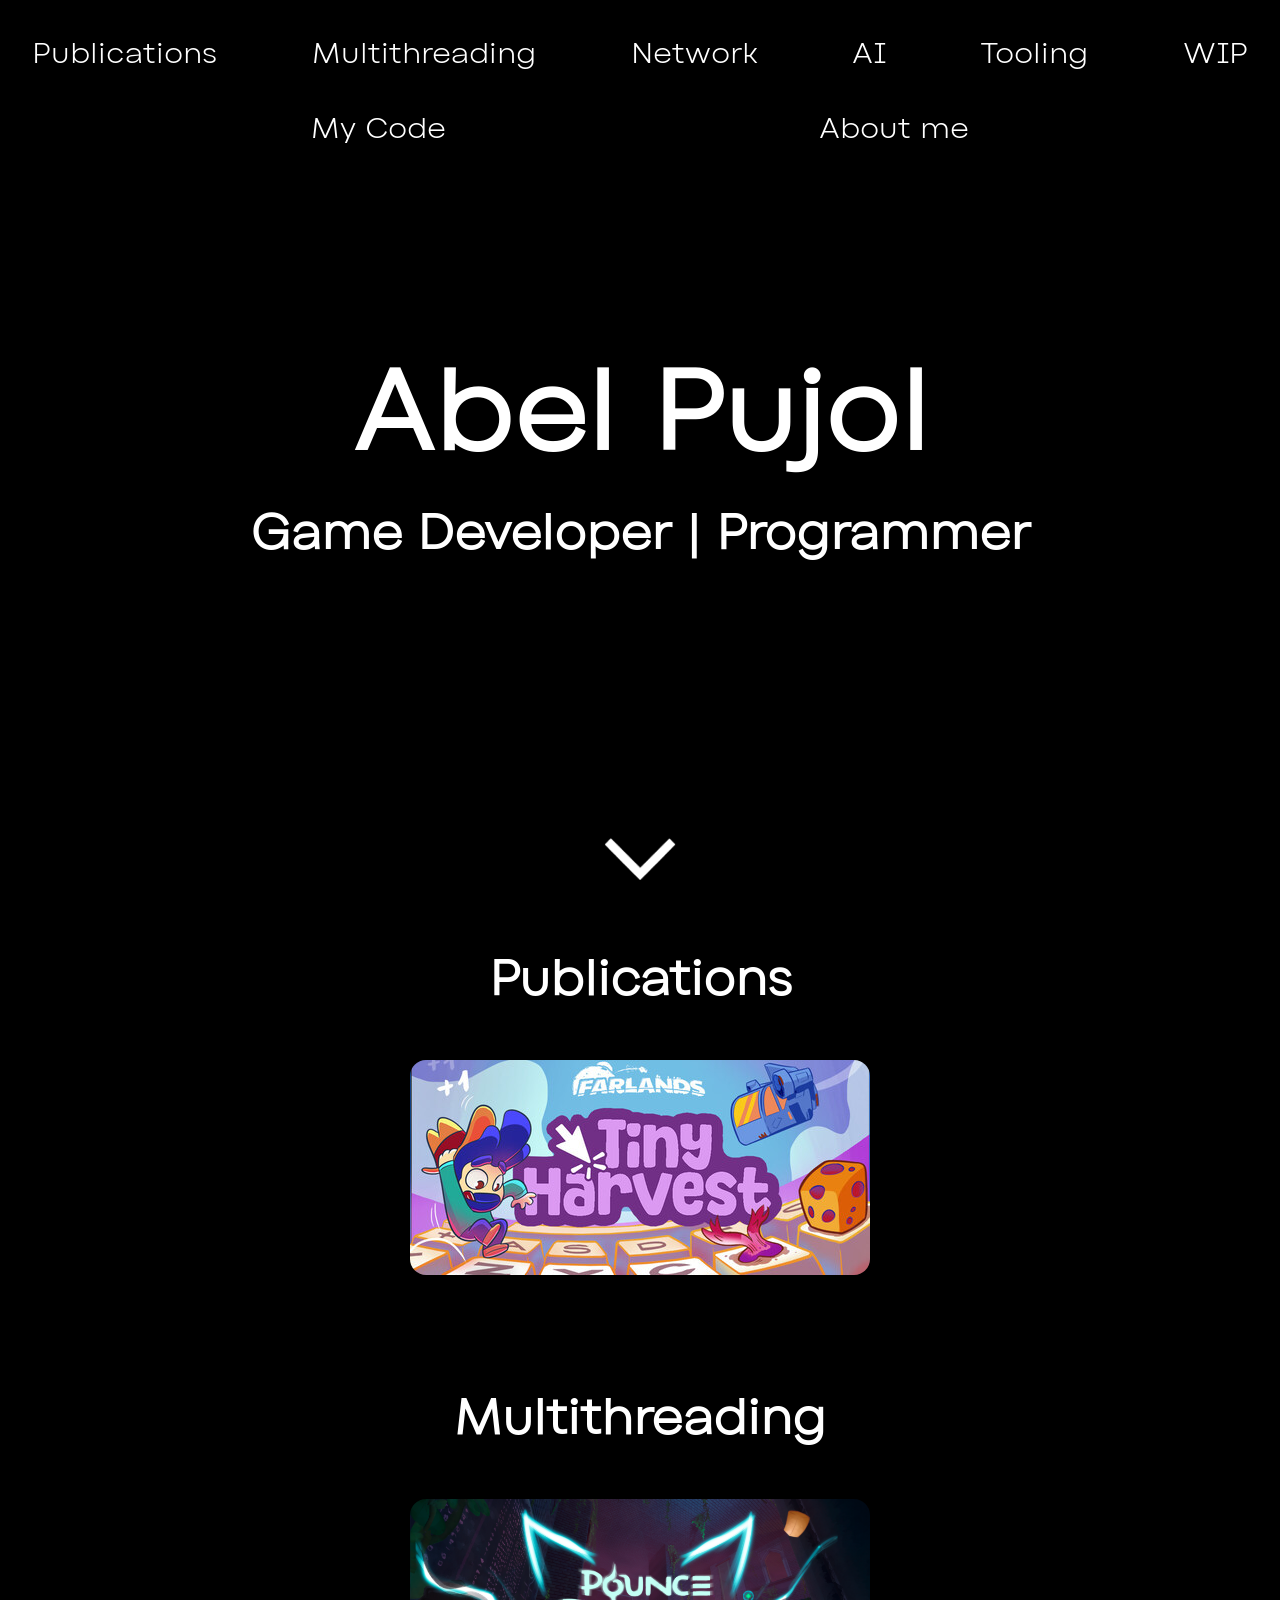
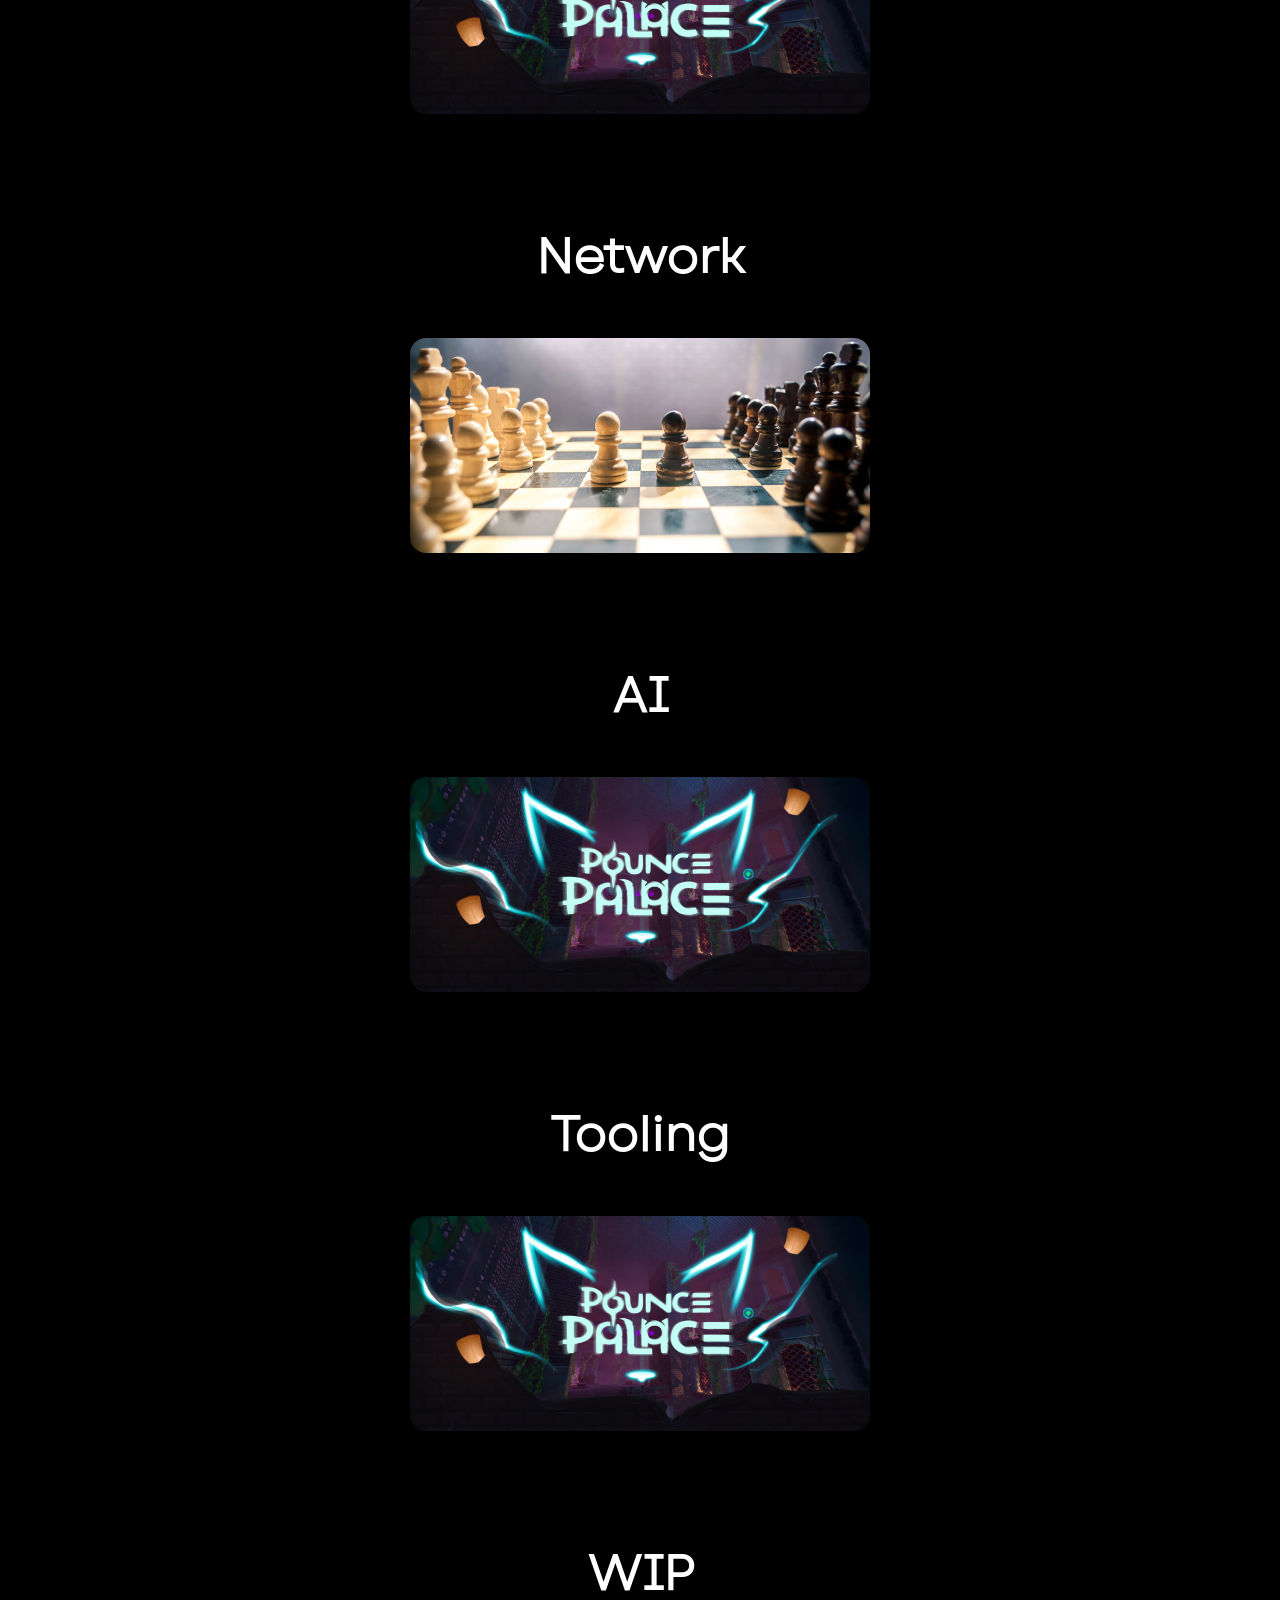
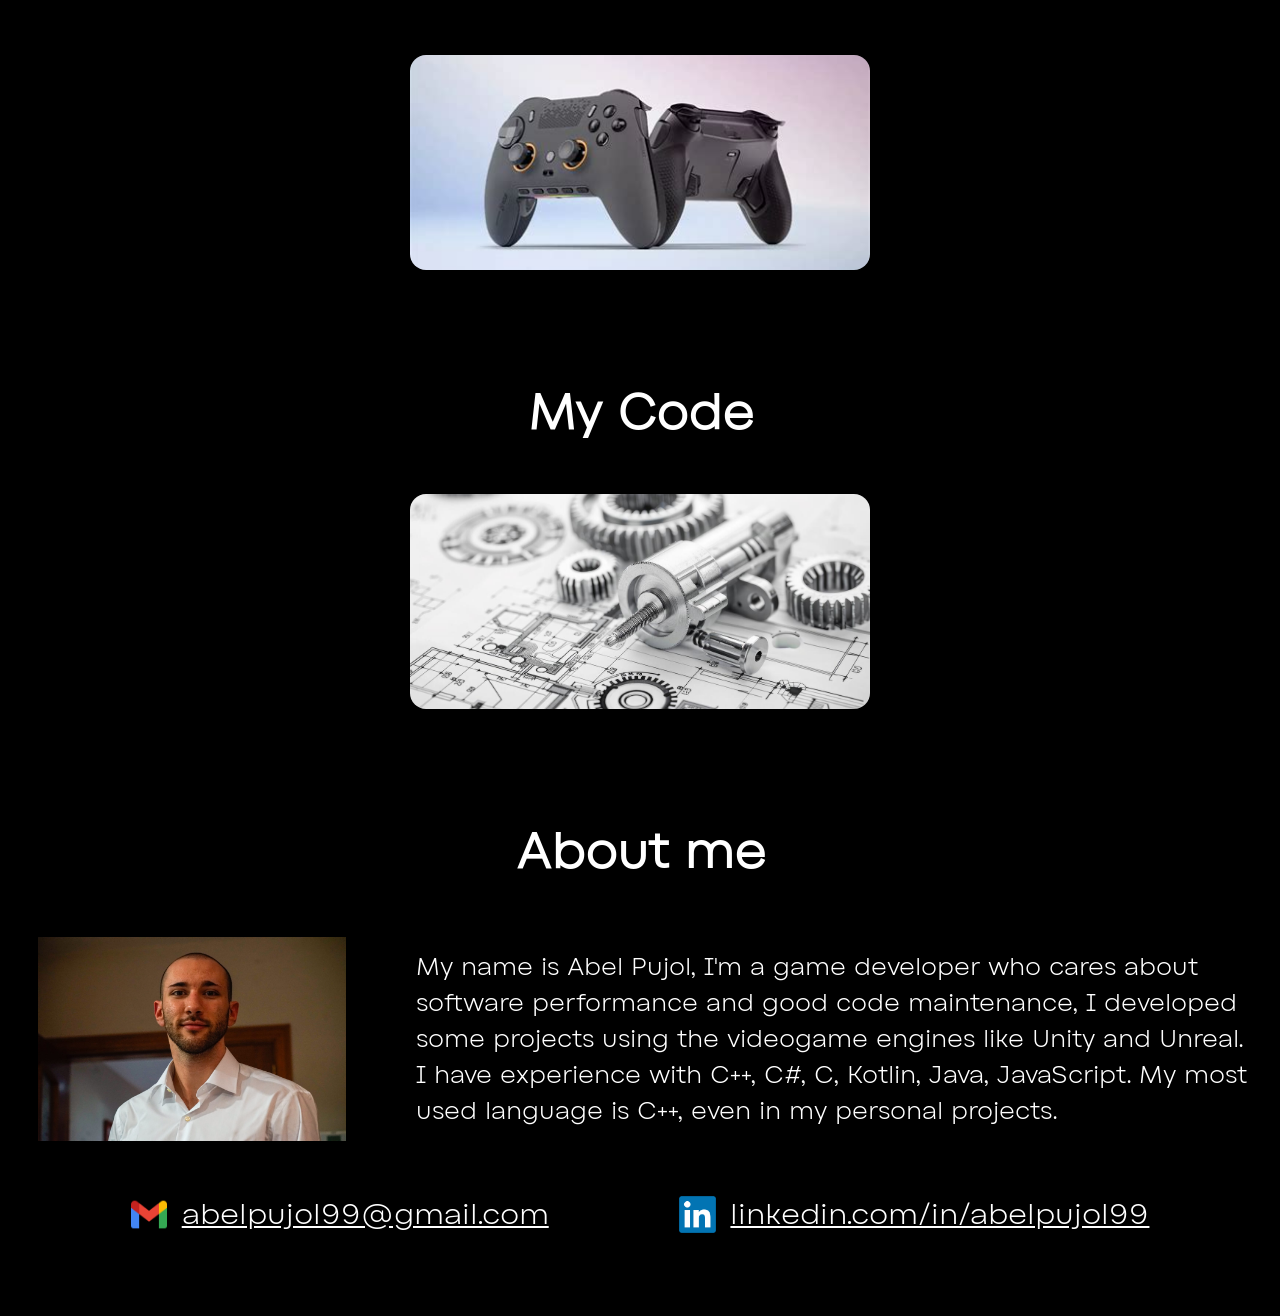
<file: index.html>
<!DOCTYPE html>
<html lang="en">
    <head>
        <meta charset="UTF-8"/>
        <meta name="viewport" content="width=device-width, initial-scale=1">
        <title>Abel Pujol - Portfolio</title>
        <link rel="stylesheet" href="styles/reset.css">
        <link rel="stylesheet" href="styles/style.css">
    </head>
    <body>
        <!--On Click Media-->
        <div class="full-size" id="image-zoom">
            <div class="full-size opacity" style="position: absolute; background-color: black;"></div>
            <img class="cross" id="image-zoom-cross" src="resources/images/cross.png" alt="">
            <div id="image-zoom-container"></div>
        </div>
        <!--Index-->
        <div id="topbar">
            <p class="header-4 index-container white clickable" id="publications-index">Publications</p>
            <p class="header-4 index-container white clickable" id="multithreading-index">Multithreading</p>
            <p class="header-4 index-container white clickable" id="network-index">Network</p>
            <p class="header-4 index-container white clickable" id="ai-index">AI</p>
            <p class="header-4 index-container white clickable" id="tooling-index">Tooling</p>
            <p class="header-4 index-container white clickable" id="wip-index">WIP</p>
            <p class="header-4 index-container white clickable" id="my-code-index">My Code</p>
            <p class="header-4 index-container white clickable" id="about-me-index">About me</p>
        </div>
        <img id="hamburger-menu-image" src="resources/images/hamburger-menu.png" alt=""></img>
        <div id="hamburger-menu">
            <p class="header-4 index-container white clickable" id="publications-hamburger-index">Publications</p>
            <p class="header-4 index-container white clickable" id="multithreading-hamburger-index">Multithreading</p>
            <p class="header-4 index-container white clickable" id="network-hamburger-index">Network</p>
            <p class="header-4 index-container white clickable" id="ai-hamburger-index">AI</p>
            <p class="header-4 index-container white clickable" id="tooling-hamburger-index">Tooling</p>
            <p class="header-4 index-container white clickable" id="wip-hamburger-index">WIP</p>
            <p class="header-4 index-container white clickable" id="my-code-hamburger-index">My Code</p>
            <p class="header-4 index-container white clickable" id="about-me-hamburger-index">About me</p>
        </div>
        <div id="presentation-div">
            <p class="header-1 white bold">Abel Pujol</p>
            <p class="header-2 white bold">Game Developer | Programmer</p>
            <img id="down-arrow"></img>
        </div>
        <!--Page Content-->
        <div id="content">     
            <div class="category" id="publications">
                <div class="category-title">
                    <p class="header-2 white bold">Publications</p> 
                </div>
                <div class="category-content">
                    <a href="pages/farlands:-tiny-harvest.html">
                        <div class="card-banner round-border" id="farlands-tiny-harvest">
                            <img class="card-banner-image round-border" id="farlands-tiny-harvest-banner">
                            <div class="card-banner-description-background"></div>
                            <div class="card-banner-description">
                                <p class="header-4 white bold">Farlands Tiny Harvest</p>
                                <p class="text white">Desktop idle game</p>
                            </div>
                        </div>
                    </a>
                </div>
            </div>
            <div class="category" id="multithreading">
                <div class="category-title">
                    <p class="header-2 white bold">Multithreading</p> 
                </div>
                <div class="category-content">
                    <a href="pages/pathfinding-pounce-palace.html">
                        <div class="card-banner round-border" id="pathfinding-pounce-palace">
                            <img class="card-banner-image round-border" id="pounce-palace-banner">
                            <div class="card-banner-description-background"></div>
                            <div class="card-banner-description">
                                <p class="header-4 white bold">Pathfinding - Pounce Palace</p>
                                <p class="text white">Dynamic real-time movement</p>
                            </div>
                        </div>
                    </a>
                </div>
            </div>
            <div class="category" id="network">
                <div class="category-title">
                    <p class="header-2 white bold">Network</p> 
                </div>
                <div class="category-content">
                    <a href="pages/online-chess.html">
                        <div class="card-banner round-border" id="online-chess">
                            <img class="card-banner-image round-border" id="online-chess-banner">
                            <div class="card-banner-description-background"></div>
                            <div class="card-banner-description">
                                <p class="header-4 white bold">Chess</p>
                                <p class="text white">Description</p>
                            </div>
                        </div>
                    </a>
                </div>
            </div>
            <div class="category" id="ai">
                <div class="category-title">
                    <p class="header-2 white bold">AI</p> 
                </div>
                <div class="category-content">
                    <a href="pages/enemies-pounce-palace.html">
                        <div class="card-banner round-border" id="enemies-pounce-palace">
                            <img class="card-banner-image round-border" id="pounce-palace-banner">
                            <div class="card-banner-description-background"></div>
                            <div class="card-banner-description">
                                <p class="header-4 white bold">Enemies - Pounce Palace</p>
                                <p class="text white">Two enemy types and NavMesh</p>
                            </div>
                        </div>
                    </a>
                </div>
            </div>
            <div class="category" id="tooling">
                <div class="category-title">
                    <p class="header-2 white bold">Tooling</p> 
                </div>
                <div class="category-content">
                    <a href="pages/ability-creator-pounce-palace.html">
                        <div class="card-banner round-border" id="ability-creator-pounce-palace">
                            <img class="card-banner-image round-border" id="pounce-palace-banner">
                            <div class="card-banner-description-background"></div>
                            <div class="card-banner-description">
                                <p class="header-4 white bold">Ability Creator - Pounce Palace</p>
                                <p class="text white">Unlimited number of abilities</p>
                            </div>
                        </div>
                    </a>
                </div>
            </div>
            <div class="category" id="wip">
                <div class="category-title">
                    <p class="header-2 white bold">WIP</p>
                </div>
                <div class="category-content">
                    <a href="pages/devices-profiles-gui.html">
                        <div class="card-banner round-border" id="devices-profiles-gui">
                            <img class="card-banner-image round-border" id="devices-profiles-gui-banner">
                            <div class="card-banner-description-background"></div>
                            <div class="card-banner-description">
                                <p class="header-4 white bold">Devices Profiles GUI</p>
                                <p class="text white">Input remapping application</p>
                            </div>
                        </div>
                    </a>
                </div>
            </div>
            <div class="category" id="my-code">
                <div class="category-title">
                    <p class="header-2 white bold">My Code</p> 
                </div>
                <div class="category-content">
                    <a href="pages/patterns.html">
                        <div class="card-banner round-border" id="code-patterns">
                            <img class="card-banner-image round-border" id="patterns-banner">
                            <div class="card-banner-description-background"></div>
                            <div class="card-banner-description">
                                <p class="header-4 white bold">Patterns</p>
                            </div>
                        </div>
                    </a>
                </div>
            </div>
            <div class="category" id="about-me">
                <div class="category-title">
                    <p class="header-2 white bold">About me</p>
                </div>
                <div id="about-me-div">
                    <img id="portrait" src="resources/images/topbar/portrait.jpeg" alt="abel-pujol-portrait">
                    <p class="text white text-block">
                        My name is Abel Pujol, I'm a game developer who cares about software performance and good code maintenance, I developed some projects using the videogame engines like Unity and Unreal.
                        <br>
                        I have experience with C++, C#, C, Kotlin, Java, JavaScript. My most used language is C++, even in my personal projects.
                    </p>
                </div>
                <div class="link-list">
                    <div class="icon-link-div">
                        <span>
                            <img class="icon" src="resources/images/topbar/gmail.png" alt="gmail-icon">
                        </span>
                        <a class="header-4 white link" href="mailto:abelpujol99@gmail.com">abelpujol99@gmail.com</a>
                    </div>
                    <div class="icon-link-div">
                        <span>
                            <img class="icon" src="resources/images/topbar/linked-in.png" alt="linked-in-icon">
                        </span>
                        <a class="header-4 white link" href="https://www.linkedin.com/in/abelpujol99">linkedin.com/in/abelpujol99</a>
                    </div>
                </div>
            </div>
        </div>
        <script type="module" src="src/main-page-script.js"></script>
        <noscript>Sorry, your browser doesn't support Javascript</noscript>
    </body>
</html>
</file>
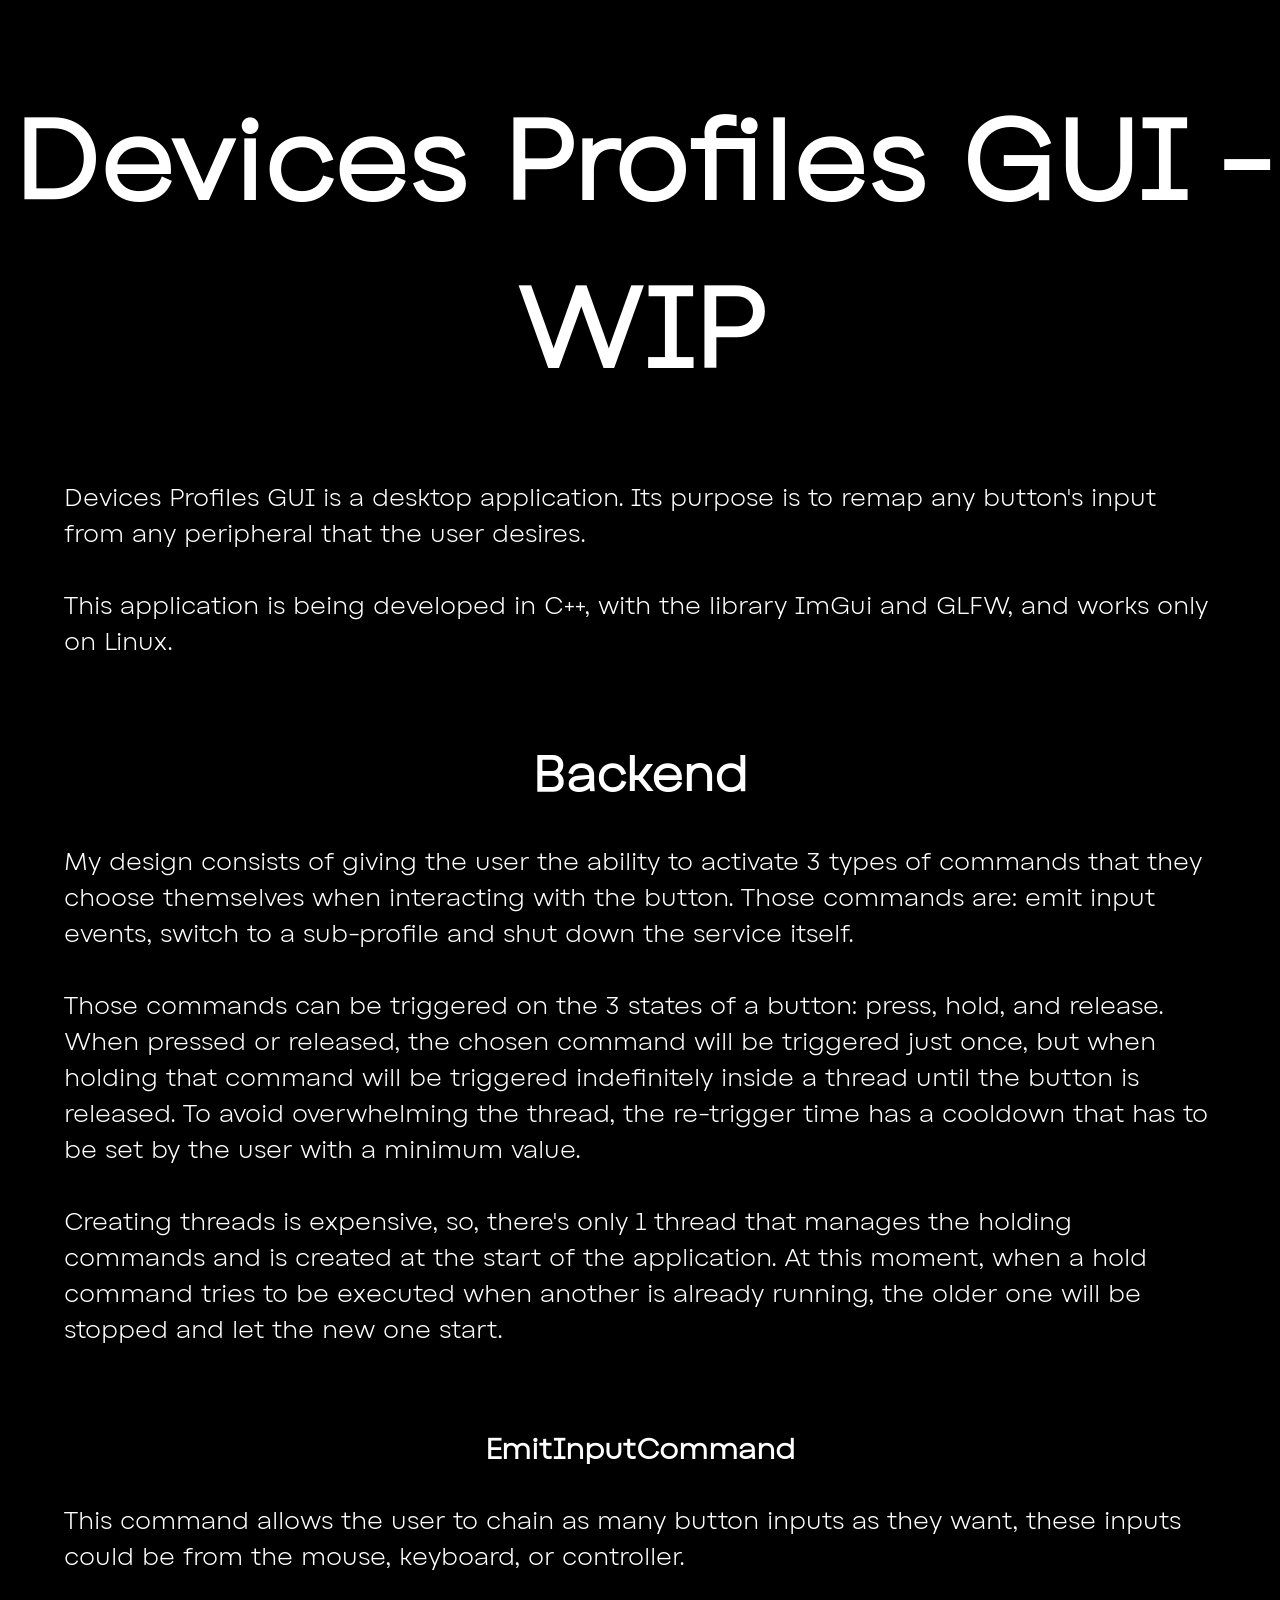
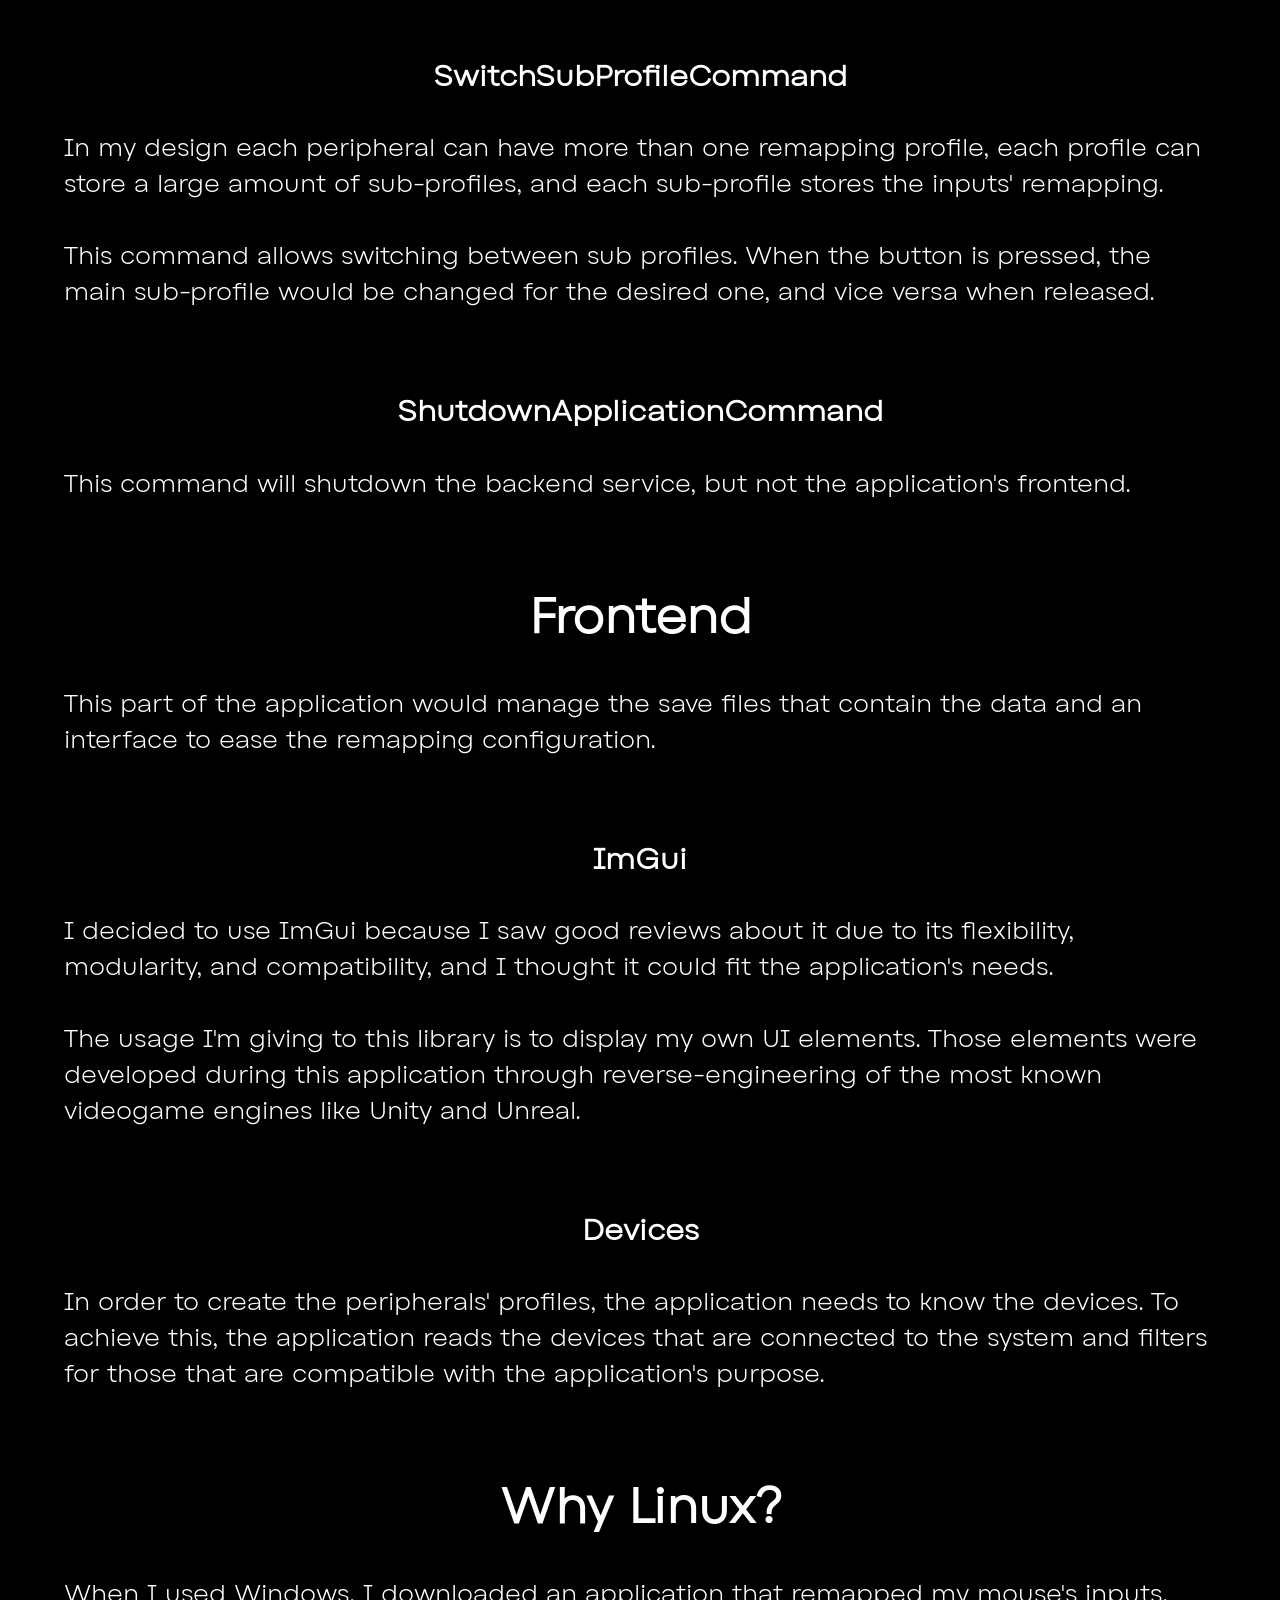
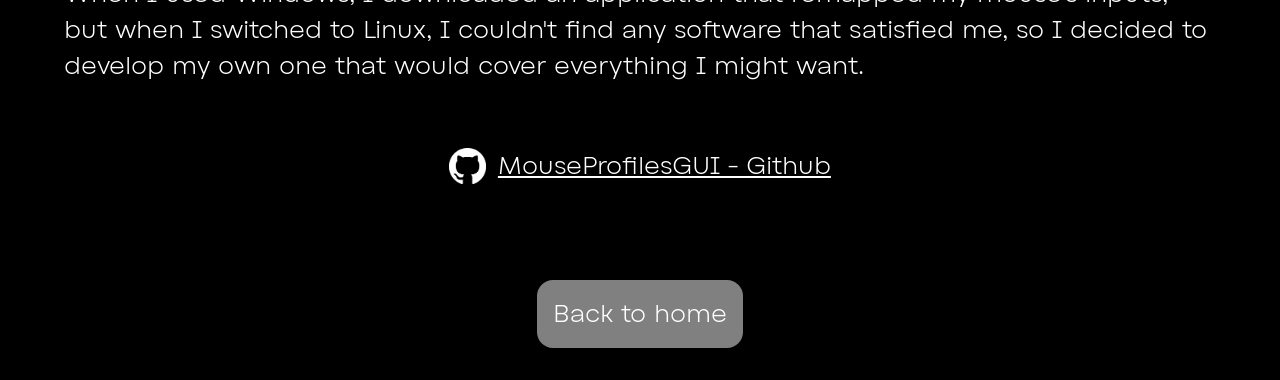
<file: pages/devices-profiles-gui.html>
<!DOCTYPE html>
<html lang="en">
    <head>
        <meta charset="UTF-8">
        <meta name="viewport" content="width=device-width, initial-scale=1.0">
        <title>Abel Pujol - Portfolio</title>
        <link rel="stylesheet" href="../styles/reset.css">
        <link rel="stylesheet" href="../styles/style.css">
    </head>
    <body>
        <div class="page-title">
            <p class="header-1 white bold">Devices Profiles GUI - WIP</p>
        </div>
        <div class="content">
            <div>
                <p class="text white text-block">
                    Devices Profiles GUI is a desktop application. Its purpose is to remap any button's input from any peripheral that the user desires.
                    <br>
                    <br>
                    This application is being developed in C++, with the library ImGui and GLFW, and works only on Linux.
                </p>
            </div>
            <div class="page-title">
                <p class="header-2 white bold">Backend</p>
            </div>
            <div>
                <p class="text white text-block">
                    My design consists of giving the user the ability to activate 3 types of commands that they choose themselves when interacting with the button. Those commands are: emit input events, switch to a sub-profile and shut down the service itself.
                    <br>
                    <br>
                    Those commands can be triggered on the 3 states of a button: press, hold, and release.
                    <br>
                    When pressed or released, the chosen command will be triggered just once, but when holding that command will be triggered indefinitely inside a thread until the button is released. 
                    To avoid overwhelming the thread, the re-trigger time has a cooldown that has to be set by the user with a minimum value.
                    <br>
                    <br>
                    Creating threads is expensive, so, there's only 1 thread that manages the holding commands and is created at the start of the application.
                    At this moment, when a hold command tries to be executed when another is already running, the older one will be stopped and let the new one start.
                </p>
            </div>
            <div class="page-title">
                <p class="header-4 white bold">EmitInputCommand</p>
            </div>
            <div>
                <p class="text white text-block">
                    This command allows the user to chain as many button inputs as they want, these inputs could be from the mouse, keyboard, or controller.
                </p>
            </div>
            <div class="page-title">
                <p class="header-4 white bold">SwitchSubProfileCommand</p>
            </div>
            <div>
                <p class="text white text-block">
                    In my design each peripheral can have more than one remapping profile, each profile can store a large amount of sub-profiles, and each sub-profile stores the inputs' remapping.
                    <br>
                    <br>
                    This command allows switching between sub profiles. When the button is pressed, the main sub-profile would be changed for the desired one, and vice versa when released.
                </p>
            </div>
            <div class="page-title">
                <p class="header-4 white bold">ShutdownApplicationCommand</p>
            </div>
            <div>
                <p class="text white text-block">
                    This command will shutdown the backend service, but not the application's frontend.
                </p>
            </div>
            <div class="page-title">
                <p class="header-2 white bold">Frontend</p>
            </div>
            <div>
                <p class="text white text-block">
                    This part of the application would manage the save files that contain the data and an interface to ease the remapping configuration.
                </p>
            </div>
            <div class="page-title">
                <p class="header-4 white bold">ImGui</p>
            </div>
            <div>
                <p class="text white text-block">
                    I decided to use ImGui because I saw good reviews about it due to its flexibility, modularity, and compatibility, and I thought it could fit the application's needs.
                    <br>
                    <br>
                    The usage I'm giving to this library is to display my own UI elements. Those elements were developed during this application through reverse-engineering of the most known videogame engines like Unity and Unreal.
                </p>
            </div>
            <div class="page-title">
                <p class="header-4 white bold">Devices</p>
            </div>
            <div>
                <p class="text white text-block">
                    In order to create the peripherals' profiles, the application needs to know the devices. To achieve this, the application reads the devices that are connected to the system and filters for those that are compatible with the application's purpose.
                </p>
            </div>
            <div class="page-title">
                <p class="header-2 white bold">Why Linux?</p>
            </div>
            <div>
                <p class="text white text-block">
                    When I used Windows, I downloaded an application that remapped my mouse's inputs, but when I switched to Linux, I couldn't find any software that satisfied me, so I decided to develop my own one that would cover everything I might want.
                </p>
            </div>
            <div class="link-list">
                <div class="icon-link-div">
                    <span>
                        <img class="icon" id="github-logo">
                    </span>
                    <a class="link text" href="https://github.com/abelpujol99/MouseProfilesGUI">MouseProfilesGUI - Github</a>
                </div>                    
            </div>
        </div>        
        <div class="back-to-home">
            <p class="back-button text white round-border">Back to home</p>
        </div>
        <script type="module" src="../src/sub-pages-script.js"></script>
        <noscript>Sorry, your browser doesn't support Javascript</noscript>
    </body>
</html>
</file>
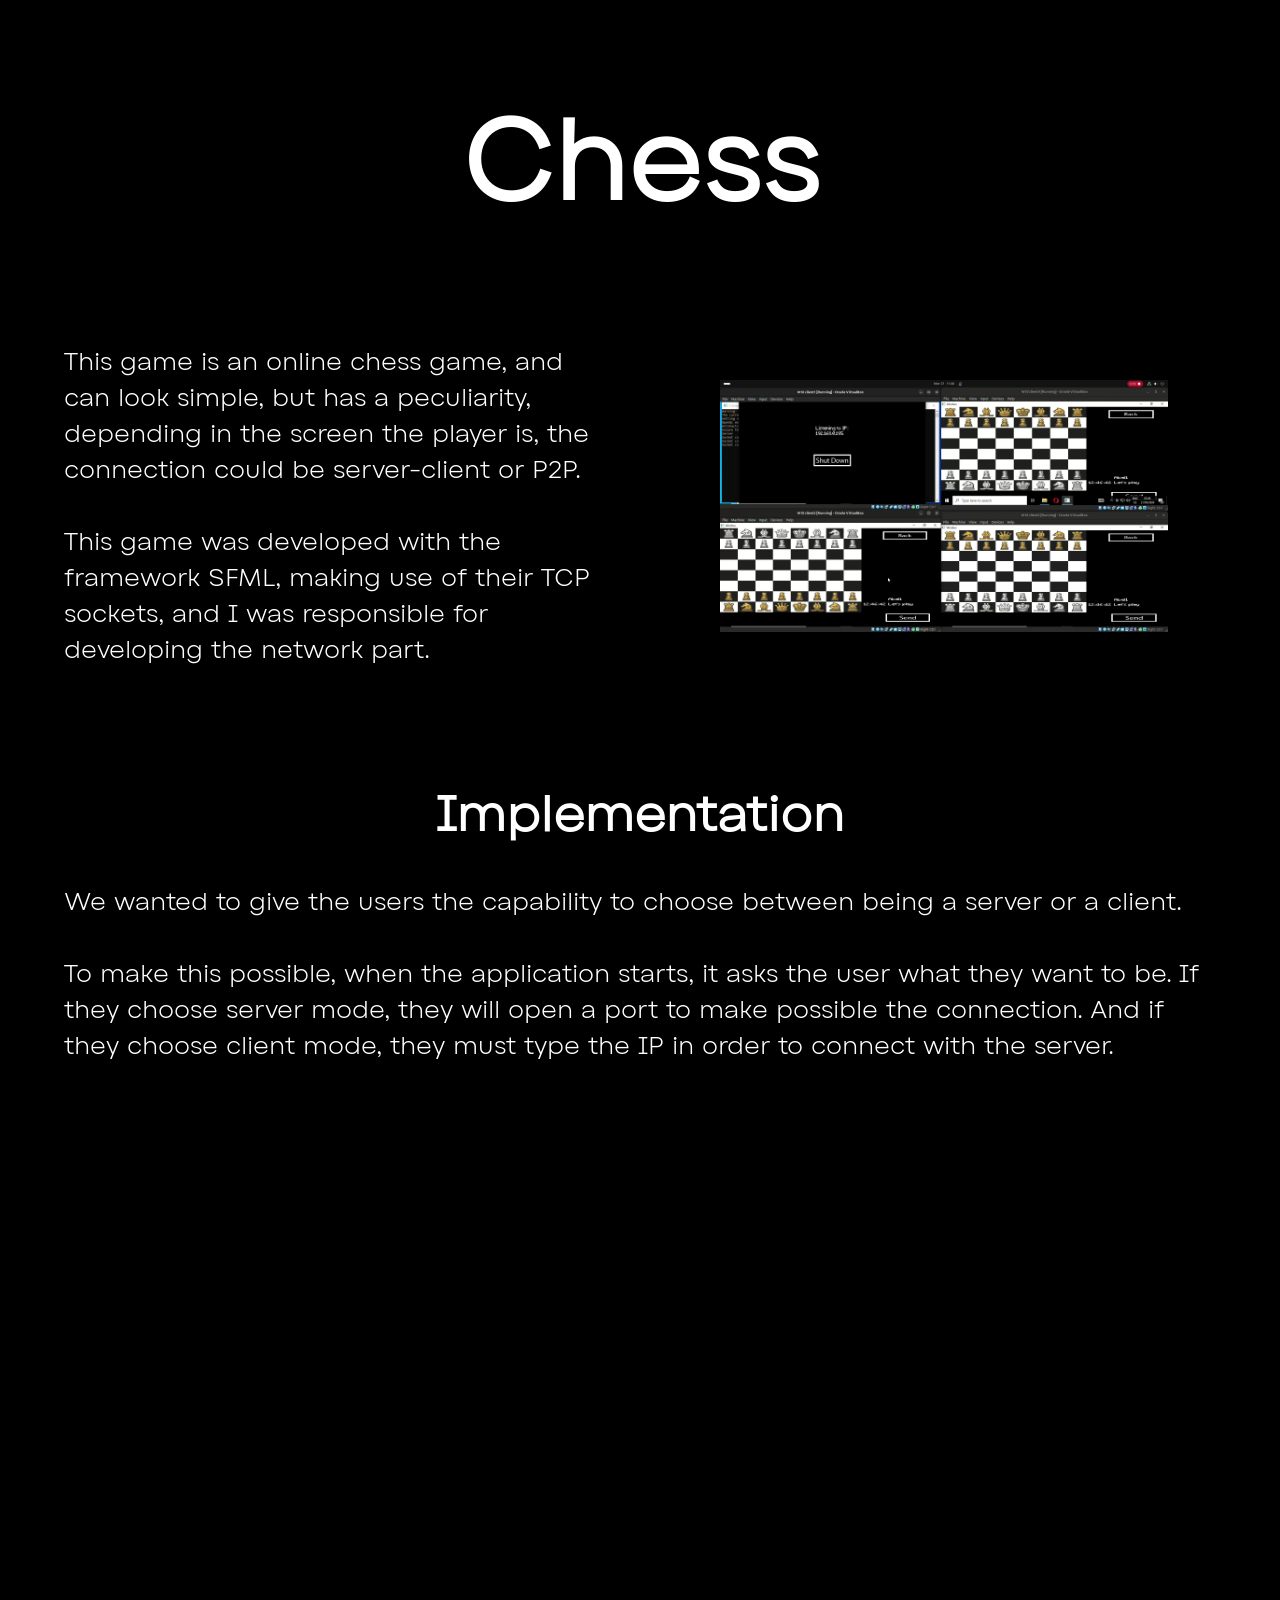
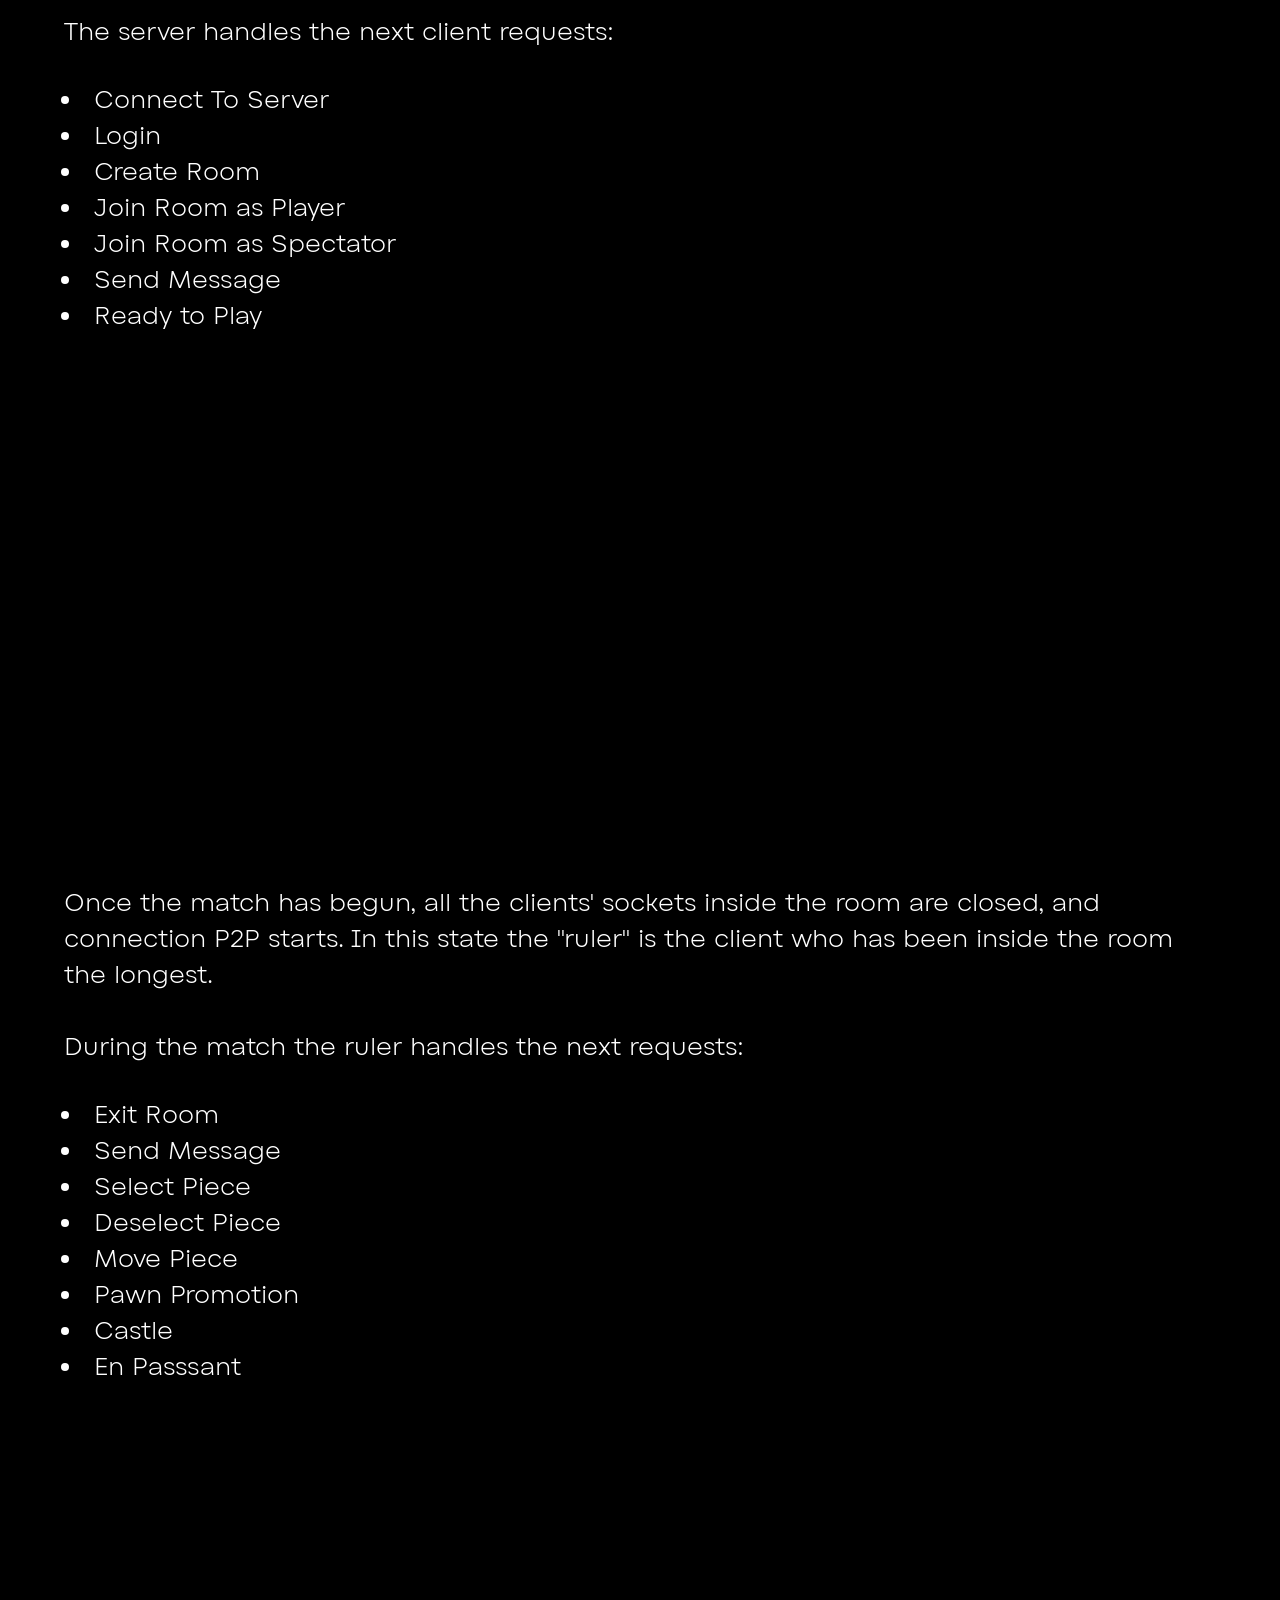
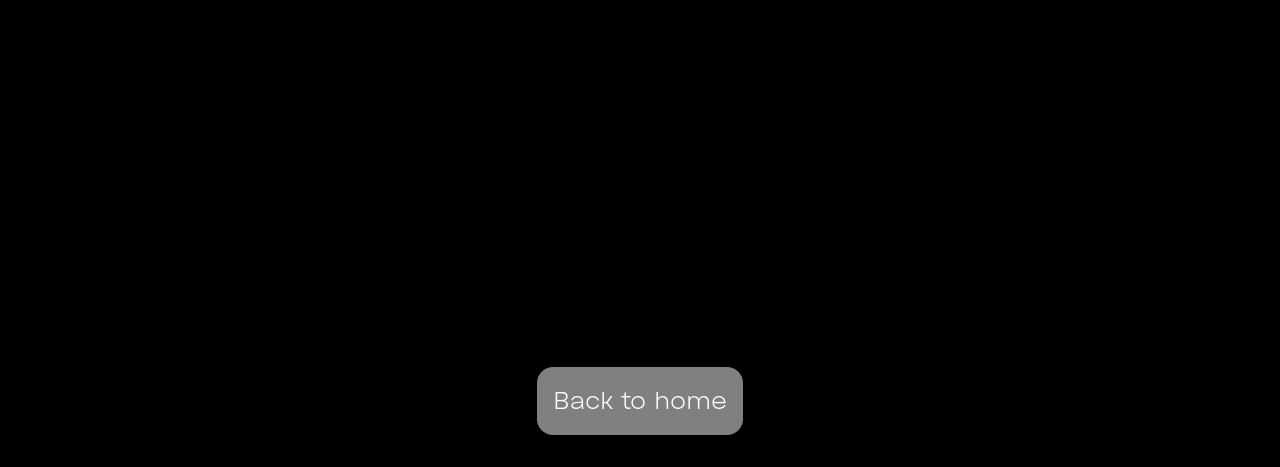
<file: pages/online-chess.html>
<!DOCTYPE html>
<html lang="en">
    <head>
        <meta charset="UTF-8">
        <meta name="viewport" content="width=device-width, initial-scale=1.0">
        <title>Abel Pujol - Portfolio</title>
        <link rel="stylesheet" href="../styles/reset.css">
        <link rel="stylesheet" href="../styles/style.css">
    </head>
    <body>
        <div class="page-title">
            <p class="header-1 white bold">Chess</p>
        </div>
        <div class="content">
            <div class="content-grid">
                <p class="text white text-block">
                    This game is an online chess game, and can look simple, but has a peculiarity, depending in the screen the player is, the connection could be server-client or P2P.
                    <br>
                    <br>
                    This game was developed with the framework SFML, making use of their TCP sockets, and I was responsible for developing the network part.
                </p>
                <img class="clickable horizontal-medium-media" src="../resources/images/online-chess/image1.png" alt="">
            </div>
            <div class="page-title">
                <p class="header-2 white bold">Implementation</p>
            </div>
            <div>
                <p class="text white text-block">
                    We wanted to give the users the capability to choose between being a server or a client.
                    <br>
                    <br>
                    To make this possible, when the application starts, it asks the user what they want to be. 
                    If they choose server mode, they will open a port to make possible the connection. And if they choose client mode, they must type the IP in order to connect with the server.
                </p>
            </div>
            <div class="content-block">
                <video class="clickable horizontal-large-media" autoplay muted loop>
                    <source src="../resources/videos/online-chess/server-connection.mp4">
                </video>
            </div>
            <div>
                <p class="text white text-block">
                    The server handles the next client requests:
                </p>
                <ul class="text white text-block">
                    <li>Connect To Server</li>
                    <li>Login</li>
                    <li>Create Room</li>
                    <li>Join Room as Player</li>
                    <li>Join Room as Spectator</li>
                    <li>Send Message</li>
                    <li>Ready to Play</li>
                </ul>
            </div>
            <div class="content-block">
                <video class="clickable horizontal-large-media" autoplay muted loop>
                    <source src="../resources/videos/online-chess/packets.mp4">
                </video>
            </div>
            <div>
                <p class="text white text-block">
                    Once the match has begun, all the clients' sockets inside the room are closed, and connection P2P starts.
                    In this state the "ruler" is the client who has been inside the room the longest.
                    <br>
                    <br>
                    During the match the ruler handles the next requests:
                </p>
                <ul class="text white text-block">
                    <li>Exit Room</li>
                    <li>Send Message</li>
                    <li>Select Piece</li>
                    <li>Deselect Piece</li>
                    <li>Move Piece</li>
                    <li>Pawn Promotion</li>
                    <li>Castle</li>
                    <li>En Passsant</li>
                </ul>
            </div>
            <div class="content-block">
                <video class="clickable horizontal-large-media" autoplay muted loop>
                    <source src="../resources/videos/online-chess/match.mp4">
                </video>
            </div>                                            
        </div>
        <div class="back-to-home">
            <p class="back-button text white round-border">Back to home</p>
        </div>
        <script type="module" src="../src/sub-pages-script.js"></script>
        <noscript>Sorry, your browser doesn't support Javascript</noscript>
    </body>
</html>
</file>
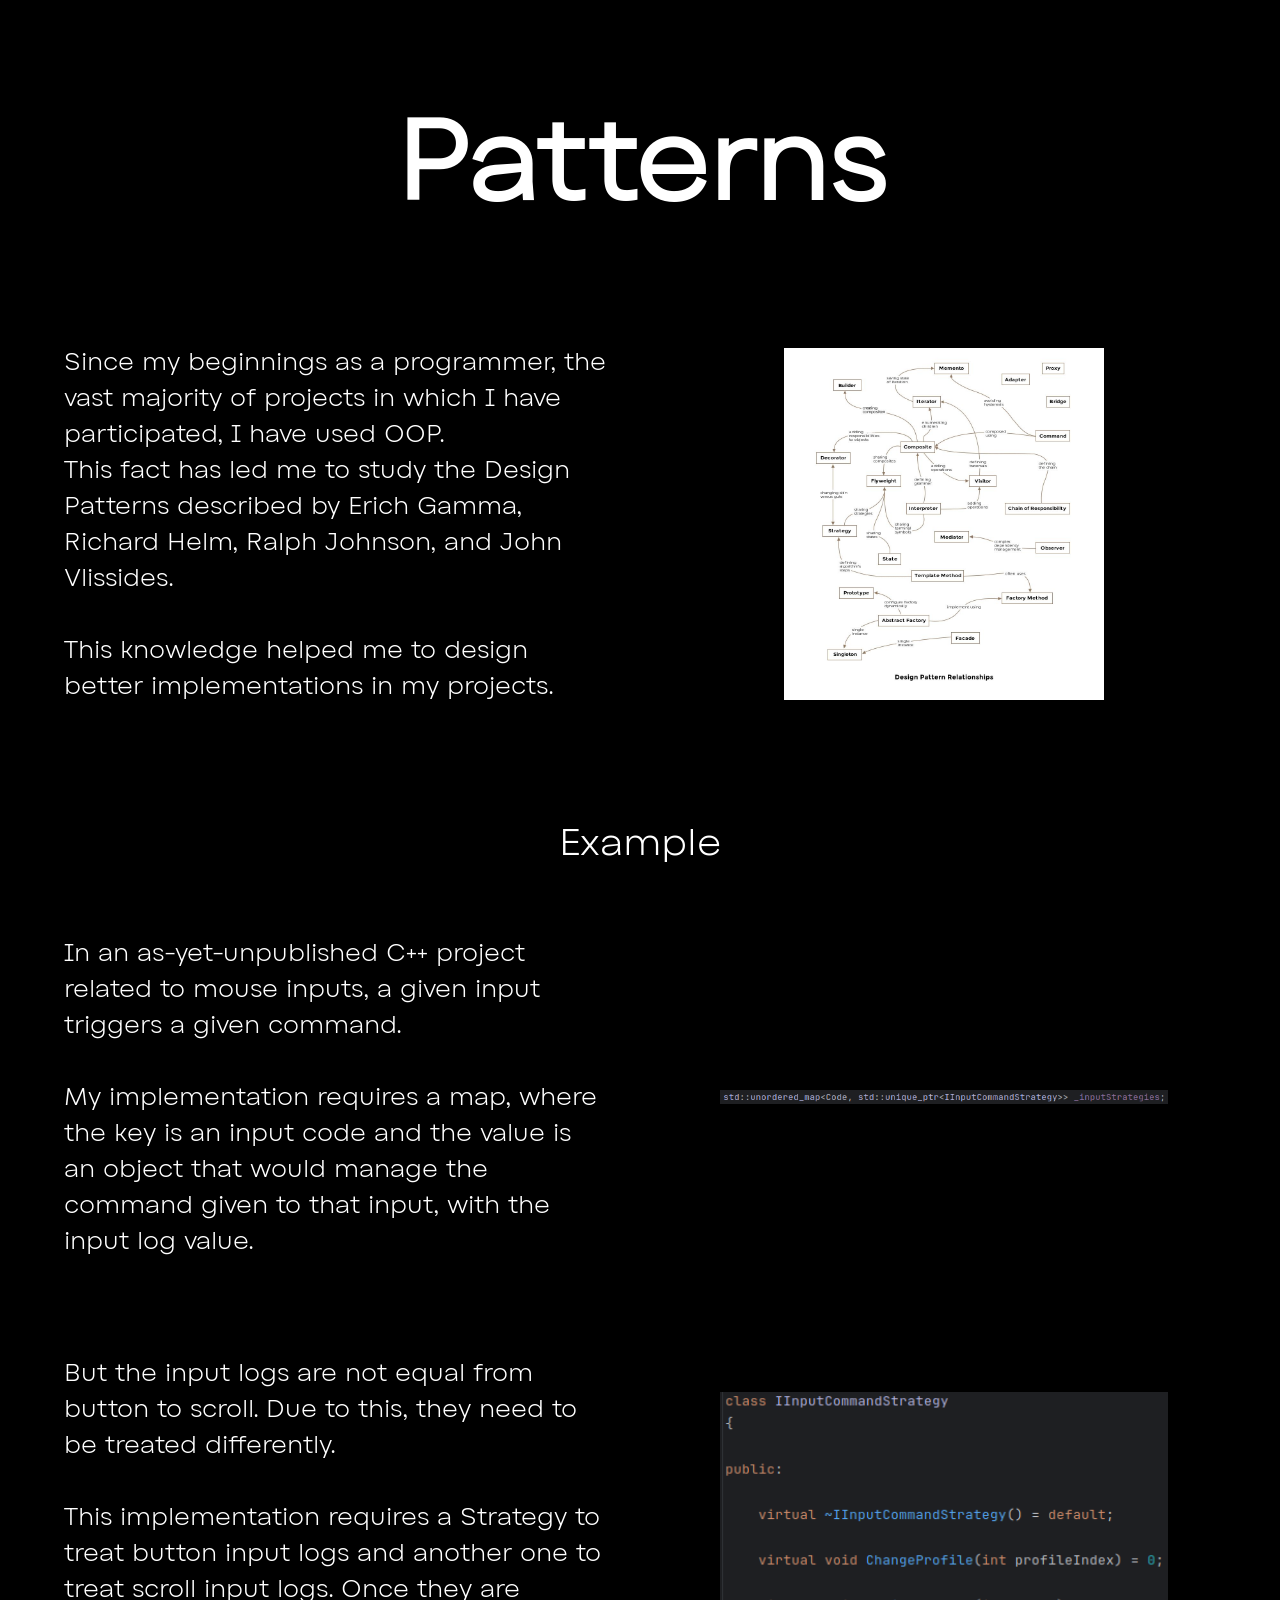
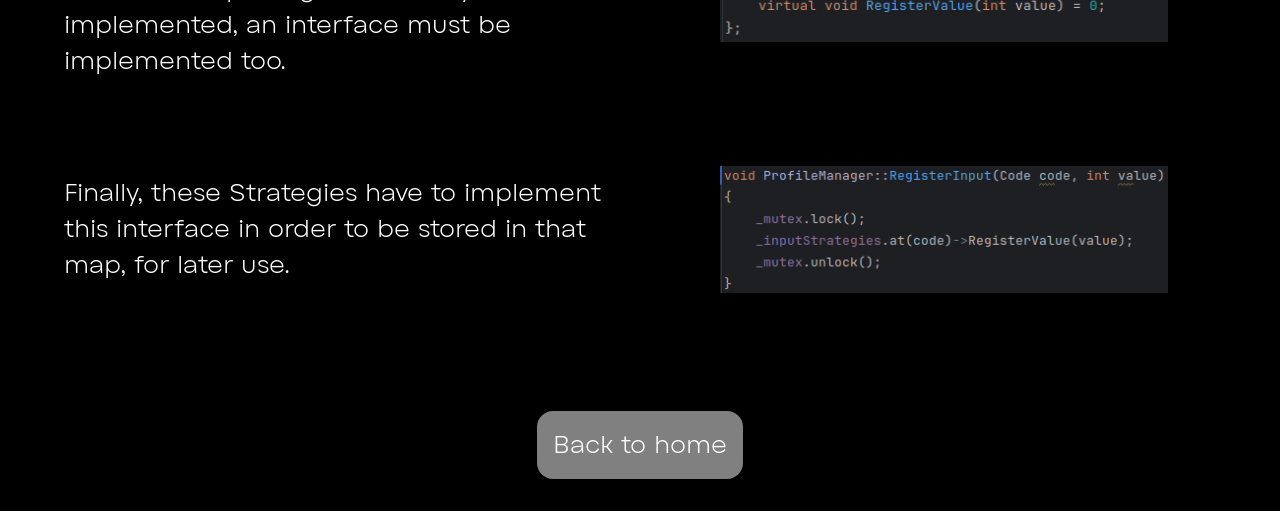
<file: pages/patterns.html>
<!DOCTYPE html>
<html lang="en">
    <head>
        <meta charset="UTF-8">
        <meta name="viewport" content="width=device-width, initial-scale=1.0">
        <title>Abel Pujol - Portfolio</title>
        <link rel="stylesheet" href="../styles/reset.css">
        <link rel="stylesheet" href="../styles/style.css">
    </head>
    <body>
        <div class="page-title">
            <p class="header-1 white bold">Patterns</p>
        </div>
        <div class="content">
            <div class="content-grid">
                <p class="text white text-block">
                    Since my beginnings as a programmer, the vast majority of projects in which I have participated, I have used OOP.
                    <br>
                    This fact has led me to study the Design Patterns described by Erich Gamma, Richard Helm, Ralph Johnson, and John Vlissides.
                    <br>
                    <br>
                    This knowledge helped me to design better implementations in my projects.
                </p>
                <img class="clickable vertical-medium-media" src="../resources/images/patterns/relationships.png" alt="">
            </div>
            <div>
                <p class="header-3 page-title white">Example</p>
            </div>
            <div class="content-grid">
                <p class="text white text-block">
                    In an as-yet-unpublished C++ project related to mouse inputs, a given input triggers a given command.
                    <br>
                    <br>
                    My implementation requires a map, where the key is an input code and the value is an object that would manage the command given to that input, with the input log value.
                </p>
                <img class="clickable horizontal-medium-media" src="../resources/images/patterns/strategy-image-1.png" alt="">
            </div>
            <div class="content-grid">
                <p class="text white text-block">
                    But the input logs are not equal from button to scroll. Due to this, they need to be treated differently.
                    <br>
                    <br>
                    This implementation requires a Strategy to treat button input logs and another one to treat scroll input logs. 
                    Once they are implemented, an interface must be implemented too.
                </p>
                <img class="clickable horizontal-medium-media" src="../resources/images/patterns/strategy-image-2.png" alt="">
            </div>
            <div class="content-grid">
                <p class="text white text-block">
                    Finally, these Strategies have to implement this interface in order to be stored in that map, for later use.
                </p>
                <img class="clickable horizontal-medium-media" src="../resources/images/patterns/strategy-image-3.png" alt="">
            </div>
        </div>
        <div class="back-to-home">
            <p class="back-button text white round-border">Back to home</p>
        </div>
        <script type="module" src="../src/sub-pages-script.js"></script>
        <noscript>Sorry, your browser doesn't support Javascript</noscript>
    </body>
</html>
</file>
<file: styles/style.css>
@font-face {
    font-family: Alphazet;
    src: url("../resources/fonts/Alphazet-Light.ttf");
}

:root
{
    /*#region Fonts*/
    --header-one-font-size: 7rem;
    --header-two-font-size: 3rem;
    --header-three-font-size: 2.3rem;
    --header-four-font-size: 1.8rem;
    --text-font-size: 1.5rem;

    --font-family: Alphazet;
    /*#endregion Fonts*/

    --logo-size: 4vw;

    --box-image-border-value: 1rem;
    --blur-value: 0.1rem;
    --brightness-value: 30%;
    --transition-time: 0.3s
}

body
{
    background-color: black;
    line-height: 1.5;
}

ul
{
    list-style-type: disc;
    list-style-position: inside;
}

li 
{
    padding-left: 1.9rem;
    text-indent: -1.38em;
}

figure
{
    margin: 1rem auto;
}

figcaption
{
    font-style: italic;
    text-align: center;
    background-color: black;
}

/*#region Classes*/

/*#region Font*/

.header-1
{
    font-size: var(--header-one-font-size);
    font-family: var(--font-family);
    transition: font-size var(--transition-time);
}

.header-2
{
    font-size: var(--header-two-font-size);
    font-family: var(--font-family);
    transition: font-size var(--transition-time);    
}

.header-3
{
    font-size: var(--header-three-font-size);
    font-family: var(--font-family);
    transition: font-size var(--transition-time);    
}

.header-4
{
    font-size: var(--header-four-font-size);
    font-family: var(--font-family);
    transition: font-size var(--transition-time);
}

.text
{
    font-size: var(--text-font-size);
    font-family: var(--font-family);
    transition: font-size var(--transition-time);
}

.link
{
    text-decoration: underline;
}

.link:link, .link:visited, .link:hover
{
    color: white;
}

.white
{
    color: white;
}

.bold
{
    font-weight: bold;
}

/*#endregion Font*/

/*#region Categories*/

.index-container
{
    width: fit-content;
    padding: 1rem;
}

.category
{
    display: flex;
    flex-direction: column;
    align-self: center;
    align-items: center;
    justify-content: center;
    position: relative;
    width: 100%;
    margin: 1em 0;
    padding-bottom: 2em;
}

.category-title
{
    display: flex;
    align-content: center;
    justify-content: center;
    align-items: center;
    width: 100%;
    height: 8em;
}

.category-content
{
    display: flex;
    flex-wrap: wrap;
    justify-content: center;
    width: 95vw;
    margin: 1rem 0;
}

.category-dropdown
{
    display: flex;
    flex-direction: column;
    position: relative;
    width: 95vw;
    min-height: 12rem;
    margin-bottom: 1rem;
    align-self: center;
    align-items: center;
    justify-content: center;
    cursor: pointer;
}

.category-dropdown-title-box
{
    display: flex;
    align-items: center;
    justify-content: center;
    width: 100%;
    height: 12rem;
    background-color: black;
}

.category-dropdown-content
{
    display: none;
    flex-wrap: wrap;
    justify-content: center;
    width: 100%;
    margin: 1rem 0;
}

/*#endregion Categories*/

/*#region Subcategories*/

.subcategory-dropdown
{
    position: relative;
    margin: 1em 2em;
    cursor: pointer;
}

.subcategory-frame
{
    display: none;
    flex-direction: column;
    align-items: center;
    justify-content: center;
}

/*#endregion Subcategories*/

/*#region Card*/

.card
{
    position: relative;
    margin: 1em 2em;
    cursor: pointer;
}

.card-banner
{
    position: relative;
    width: 460px;
    height: 215px;
    transition: width var(--transition-time);
    cursor: pointer;
}

.card-banner-image
{
    display: block;
    width: 100%;
    height: 100%;
    object-fit: cover;
}

.card-banner-description
{
    position: absolute;
    inset: 0;
    display: flex;
    flex-direction: column;
    justify-content: center;
    align-items: flex-start;
    padding: 1em;
    z-index: 1;
    opacity: 0;
    transform: translateY(80px);
    transition: 
        opacity var(--transition-time),
        transform var(--transition-time);
}

.card-banner-description-background
{
    position: absolute;
    inset: 0;
    background-color: black;
    opacity: 0;
    transition: opacity var(--transition-time);
}

/*#endregion Card*/

/*#region Page*/

.page-dropdown
{
    position: relative;
    margin: 1em 2em;
    cursor: pointer;
}

.page-dropdown-banner
{
    display: flex;
    align-items: center;
    justify-content: center;
    background-size: 100%;
    background-position: center;
    width: 460px;
    height: 215px;
    transition: width var(--transition-time);
}

.page-dropdown-title
{
    position: absolute;
    z-index: 1;
}

.page-dropdown-content
{
    display: none;
    flex-direction: column;
    justify-content: center;
    width: 100%;
}

.page-title
{
    position: relative;
    width: 100%;
    display: flex;
    align-items: center;
    justify-content: center;
    text-align: center;
    margin-top: 5rem;
}

.content
{
    padding: 2rem;
    width: calc(100% - 4rem);
}

.content-grid
{
    display: grid;
    grid-template-columns: 50% 50%;
    margin: 2rem auto;
}

.content-block
{
    display: flex;
    flex-wrap: wrap;
    align-items: flex-start;
}

.text-block
{
    margin: 2rem;
    align-self: center;
}

.horizontal-small-media
{
    width: 25vw;
    margin: auto;
}

.horizontal-medium-media
{
    width: 35vw;
    margin: auto;
}

.horizontal-large-media
{
    width: 80%;
    margin: auto;
}

.vertical-small-media
{
    width: 14.3vw;
    margin: auto;
}

.vertical-medium-media
{
    width: 25vw;
    margin: auto;
}

.back-to-home
{
    display: flex;
    align-content: center;
    justify-content: center;
    align-items: center;
    padding: 2rem;
}

.back-button
{
    padding: 1rem;
    background-color: grey;
    cursor: pointer;
}

/*#endregion Page*/

/*#region Utilities*/

.cross
{
    position: absolute;
    top: 0;
    right: 0;
    cursor: pointer;
    content: url("../resources/images/cross.png");
}

.link-list
{
    display: flex;
    justify-content: space-evenly;
    align-items: center;
    width: 100%;
    height: fit-content;
    box-sizing: border-box;
    padding: 1rem;
}

.link
{
    text-align: left;
    padding-left: 0.5em;
    overflow-wrap: anywhere;
}

.icon-link-div
{
    display: flex;
    align-items: center;
    padding: 1rem;
}

.icon
{
    display: block;
    margin: auto;
    width: var(--header-three-font-size);
}

.reference-video
{
    width: 35vw;
    height: calc(35vw * 0.56);
    margin: 1rem auto;
}

.logo
{
    width: var(--logo-size);
    height: var(--logo-size);
}

/*#region Border*/

.solid-border
{
    border-style: solid;
}

.thick-border
{
    border-width: 5px;
}

.thin-border
{
    border-width: 2px;
}

.border-padding
{
    padding: 4px;
}

/*#endregion Border*/

.clickable
{
    cursor: pointer;
}

.round-border
{
    border-radius: var(--box-image-border-value);
}

.full-size
{
    width: 100%;
    height: 100%;
}

.opacity
{
    opacity: 0.5;
}

.blur
{
    backdrop-filter: blur(var(--blur-value)) brightness(var(--brightness-value));
    -webkit-backdrop-filter: blur(var(--blur-value)) brightness(var(--brightness-value));
}

/*#endregion Utilities*/

/*#endregion Classes*/

/*#region Ids*/

/*#region Image Zoom*/

#image-zoom
{
    display: none;
    justify-content: center;
    align-items: center;
    position: fixed;
    z-index: 20;
}

#image-zoom-container
{
    width: 80%;
    height: 80%;
    z-index: 30;
}

#zoomed-media
{
    width: 100%;
    height: 100%;
    object-fit: contain;    
}

/*#region Web Header*/

#topbar
{
    position: fixed;
    width: 100%;
    height: fit-content;
    display: flex;
    flex-wrap: wrap;
    justify-content: space-evenly;
    box-sizing: border-box;
    padding: 1rem;
    gap: 5%;
    z-index: 10;
    background-color: black;
    transition: height var(--transition-time);
}

#hamburger-menu
{
    position: fixed;
    display: none;
    flex-direction: column;
    background-color: black;
    height: 100vh;
    padding: 6rem 2rem 2rem 2rem;
    z-index: 2;
    transform: translateX(-100%);
    transition: transform var(--transition-time);
}

#hamburger-menu-image
{
    position: fixed;
    width: 48px;
    height: 48px;
    margin: 2rem;
    z-index: 3;
}

#presentation-div
{
    display: flex;
    flex-direction: column;
    justify-content: center;
    align-items: center;
    text-align: center;
    width: 100%;
    height: 100vh;
}

#about-me-div
{
    display: grid;
    grid-template-columns: 30% 70%;
    width: 100%;
    box-sizing: border-box;
    background-color: black;
    transition: height var(--transition-time);
}

#portrait
{
    width: 80%;
    height: auto;
    margin: auto;
    object-fit: cover;
    align-self: center;
}

/*#endregion Web Header*/

/*#region Web Body*/

#content
{
    display: flex;
    flex-direction: column;
    flex-wrap: wrap;
    width: 100%;
    transition: margin-top var(--transition-time);
}

/*#region Main Topics*/

#publications, #multithreading, #network, #ai, #tooling, #my-code, #about-me
{
    scroll-margin-top: 4em;
}

/*#endregion Main Topics*/

/*#region Farlands: Tiny Harvest*/

#farlands-tiny-harvest-banner
{
    content: url("../resources/images/farlands-tiny-harvest/banner.jpg");
}

/*#endregion Farlands: Tiny Harvest*/

/*#region Multithreading*/

#multithreading-banner
{
    content: url("../resources/images/multithreading-banner.jpg");
}

/*#endregion Multithreading*/

/*#region Network*/

#network-banner
{
    content: url("../resources/images/network-banner.jpg");
}

/*#endregion Network*/

/*#region AI*/

#AI-banner
{
    content: url("../resources/images/AI-banner.jpg");
}

/*#endregion AI*/

/*#region Tooling*/

#tooling-banner
{
    content: url("../resources/images/tooling-banner.jpg");
}

/*#endregion Tooling*/

#devices-profiles-gui-banner
{
    content: url("../resources/images/OIP-2420426506.jpg");
}

#pounce-palace-banner
{
    content: url("../resources/images/pounce-palace/banner.png");
}

#online-chess-banner
{
    content: url("../resources/images/online-chess/banner.jpg");
}

#patterns-banner
{
    content: url("../resources/images/patterns/banner.jpg");
}

/*#endregion Web Body*/

/*#region Utilities*/

#down-arrow
{
    position: absolute;
    bottom: 20px;
    content: url("../resources/images/down-arrow.png");
    left: 50%;
    transform: translateX(-50%);
    width: 7rem;
    opacity: 1;
    align-self: flex-end;
    transition: opacity var(--transition-time);
}

#github-logo
{
    content: url("../resources/images/github-logo.png");
}

#category-cross, #image-zoom-cross
{
    margin-top: 3.5rem;
    margin-right: 3.5rem;
}

#subcategory-cross, #card-cross
{
    margin-top: 1rem;
    margin-right: 1rem;
}

/*#endregion Utilities*/

/*#endregion Ids*/

/*#region Mobile Screen*/

@media only screen and (max-width: 1200px)
{
    .content-grid
    {
        grid-template-columns: 1fr;
    }

    .index-container
    {
        padding: 1rem 0rem;
    }

    #topbar
    {
        display: none;
    }

    #hamburger-menu
    {
        display: flex;
    }

    #portrait
    {
        width: 40%;
    }

    #about-me-div
    {
        grid-template-columns: 1fr;
    }

    #contact-list
    {
        flex-direction: column;
    }
}

/*#endregion Mobile Screen*/
</file>
